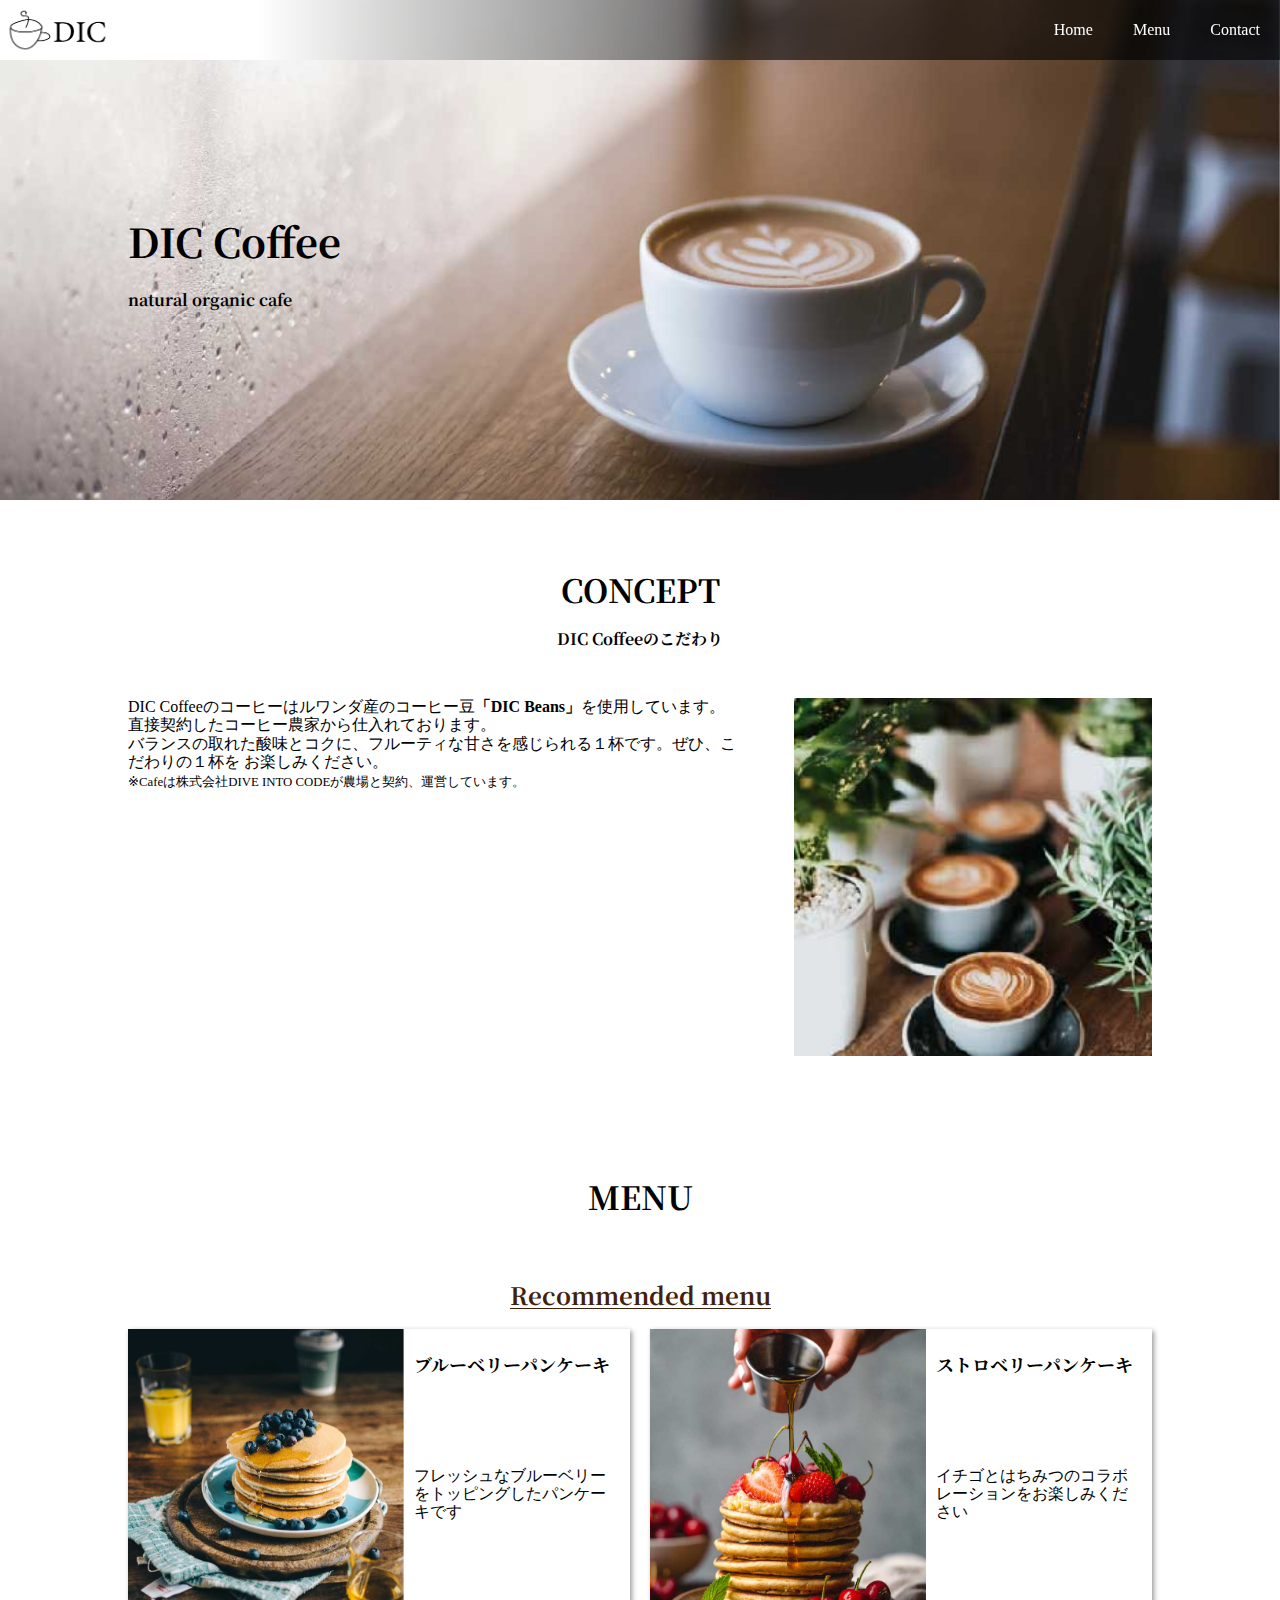
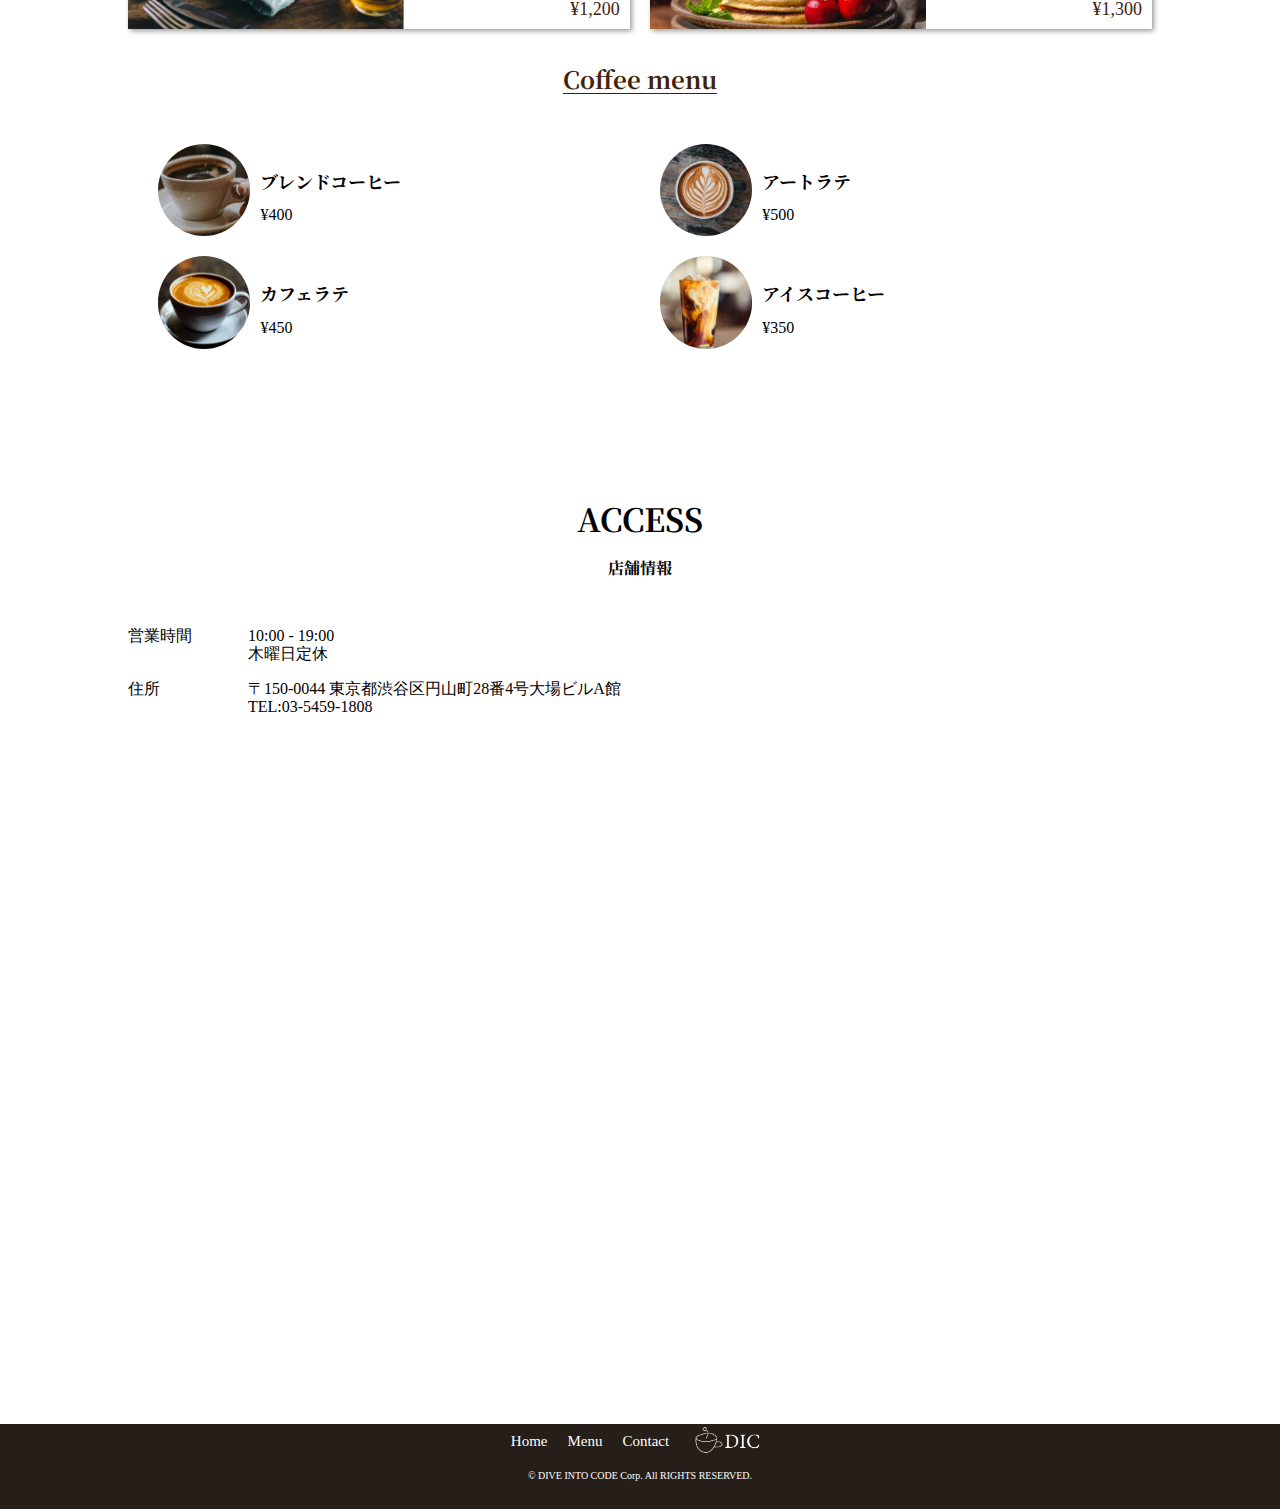
<file: dic_cafe/index.html>
<!DOCTYPE html>
<html>
  <head>
    <title>DIC cafe</title>
    <link href="css/normalize.css" rel="stylesheet">
    <link href="css/main.css" rel="stylesheet">
    <link href="https://fonts.googleapis.com/css2?family=Noto+Serif+JP:wght@400;700&display=swap" rel="stylesheet">
  </head>
  <body>
    <header>
      <nav class="header_nav">
        <a href="index.html" class="logo"><img src="images/sample_logo_k.png"></a>
        <ul class="global_nav">
          <a href="index.html" class="global_nav_item">
            <li>Home</li>
          </a>
          <a href="menu.html" class="global_nav_item">
            <li>Menu</li>
          </a>
          <a href="contact.html" class="global_nav_item">
            <li>Contact</li>
          </a>
        </ul>
      </nav>
      <div class="key section_inner">
        <h1>DIC Coffee</h1>
        <p>natural organic cafe</p>
      </div>
    </header>
    <section>
      <article class="section_inner">
        <div class="section_title">
          <h1>CONCEPT</h1>
          <p>DIC Coffeeのこだわり</p>
        </div>
        <div class="concept_inner">
          <p class="concept_content">
            DIC Coffeeのコーヒーはルワンダ産のコーヒー豆<strong>「DIC Beans」</strong>を使用しています。<br>
            直接契約したコーヒー農家から仕入れております。<br>
            バランスの取れた酸味とコクに、フルーティな甘さを感じられる１杯です。ぜひ、こだわりの１杯を
            お楽しみください。<br>
            <small>※Cafeは株式会社DIVE INTO CODEが農場と契約、運営しています。</small>
          </p>
          <img src="images/sample_concept.jpg" class="concept_image">
        </div>
      </article>
      <article class="section_inner menu_section">
        <div class="section_title">
          <h1>MENU</h1>
        </div>
        <section>
          <div class="center">
            <h1 class="menu_title">Recommended menu</h1>
          </div>
          <ul class="menu_list menu_list_recommended">
            <li class="menu_item">
              <div class="menu_item_content">
                <h2 class="menu_item_title">ブルーベリーパンケーキ</h2>
                <p>フレッシュなブルーベリーをトッピングしたパンケーキです</p>
                <p class="menu_item_price">¥1,200</p>
              </div>
              <img src="images/sample_pancake1.jpg" class="menu_item_image">
            </li>
            <li class="menu_item">
              <div class="menu_item_content">
                <h2 class="menu_item_title">ストロベリーパンケーキ</h2>
                <p>イチゴとはちみつのコラボレーションをお楽しみください</p>
                <p class="menu_item_price">¥1,300</p>
              </div>
              <img src="images/sample_pancake2.jpg" class="menu_item_image">
            </li>
          </ul>
        </section>
        <section>
          <div class="center">
            <h1 class="menu_title">Coffee menu</h1>
          </div>
          <ul class="menu_list coffee_menu">
            <li class="caffee_menu_list_item">
              <div class="caffee_menu_content">
                <h2 class="menu_item_title">ブレンドコーヒー</h2>
                <p class="caffee_menu_price">¥400</p>
              </div>
              <img src="images/sample_cafe1.jpg" class="caffee_menu_image">
            </li>
            <li class="caffee_menu_list_item">
              <div class="caffee_menu_content">
                <h2 class="menu_item_title">アートラテ</h2>
                <p class="caffee_menu_price">¥500</p>
              </div>
              <img src="images/sample_cafe2.jpg" class="caffee_menu_image">
            </li>
            <li class="caffee_menu_list_item">
              <div class="caffee_menu_content">
                <h2 class="menu_item_title">カフェラテ</h2>
                <p class="caffee_menu_price">¥450</p>
              </div>
              <img src="images/sample_cafe3.jpg" class="caffee_menu_image">
            </li>
            <li class="caffee_menu_list_item">
              <div class="caffee_menu_content">
                <h2 class="menu_item_title">アイスコーヒー</h2>
                <p class="caffee_menu_price">¥350</p>
              </div>
              <img src="images/sample_cafe4.jpg" class="caffee_menu_image">
            </li>
          </ul>
        </section>
      </article>
      <article class="section_inner">
        <div class="section_title">
          <h1>ACCESS</h1>
          <p>店舗情報</p>
        </div>
        <dl class="info">
          <dt class="info_title">営業時間</dt>
          <dd>10:00 - 19:00<br>木曜日定休</dd>
        </dl>
        <dl class="info">
          <dt class="info_title">住所</dt>
          <dd>
            〒150-0044 東京都渋谷区円山町28番4号大場ビルA館<br>
            TEL:03-5459-1808
          </dd>
        </dl>
        <div class="frame_area">
          <iframe src="https://www.google.com/maps/embed?pb=!1m18!1m12!1m3!1d5723.1768465004225!2d139.69187157100714!3d35.65611896498496!2m3!1f0!2f0!3f0!3m2!1i1024!2i768!4f13.1!3m3!1m2!1s0x60188b55bb763035%3A0xce78de49371df292!2z44CSMTUwLTAwNDQg5p2x5Lqs6YO95riL6LC35Yy65YaG5bGx55S677yS77yY4oiS77yU!5e0!3m2!1sja!2sjp!4v1467122697560" id="map" class="frame_child" frameborder="0" style="border:0" allowfullscreen="allowfullscreen"></iframe>
        </div>
      </article>
    </section> 
    <footer class="footer">
      <nav>
        <ul class="footer_nav">
          <a href="index.html" class="footer_nav_item">
            <li>Home</li>
          </a>
          <a href="menu.html" class="footer_nav_item">
            <li>Menu</li>
          </a>
          <a href="contact.html" class="footer_nav_item">
            <li>Contact</li>
          </a>
          <a href="index.html" class="footer_nav_item">
            <li>
              <img src="images/sample_logo_w.png" class="footer_logo">
            </li>
          </a>
        </ul>
      </nav>
      <p class="footer_right">© DIVE INTO CODE Corp. All RIGHTS RESERVED.</p>
    </footer>
  </body>
</html>
</file>
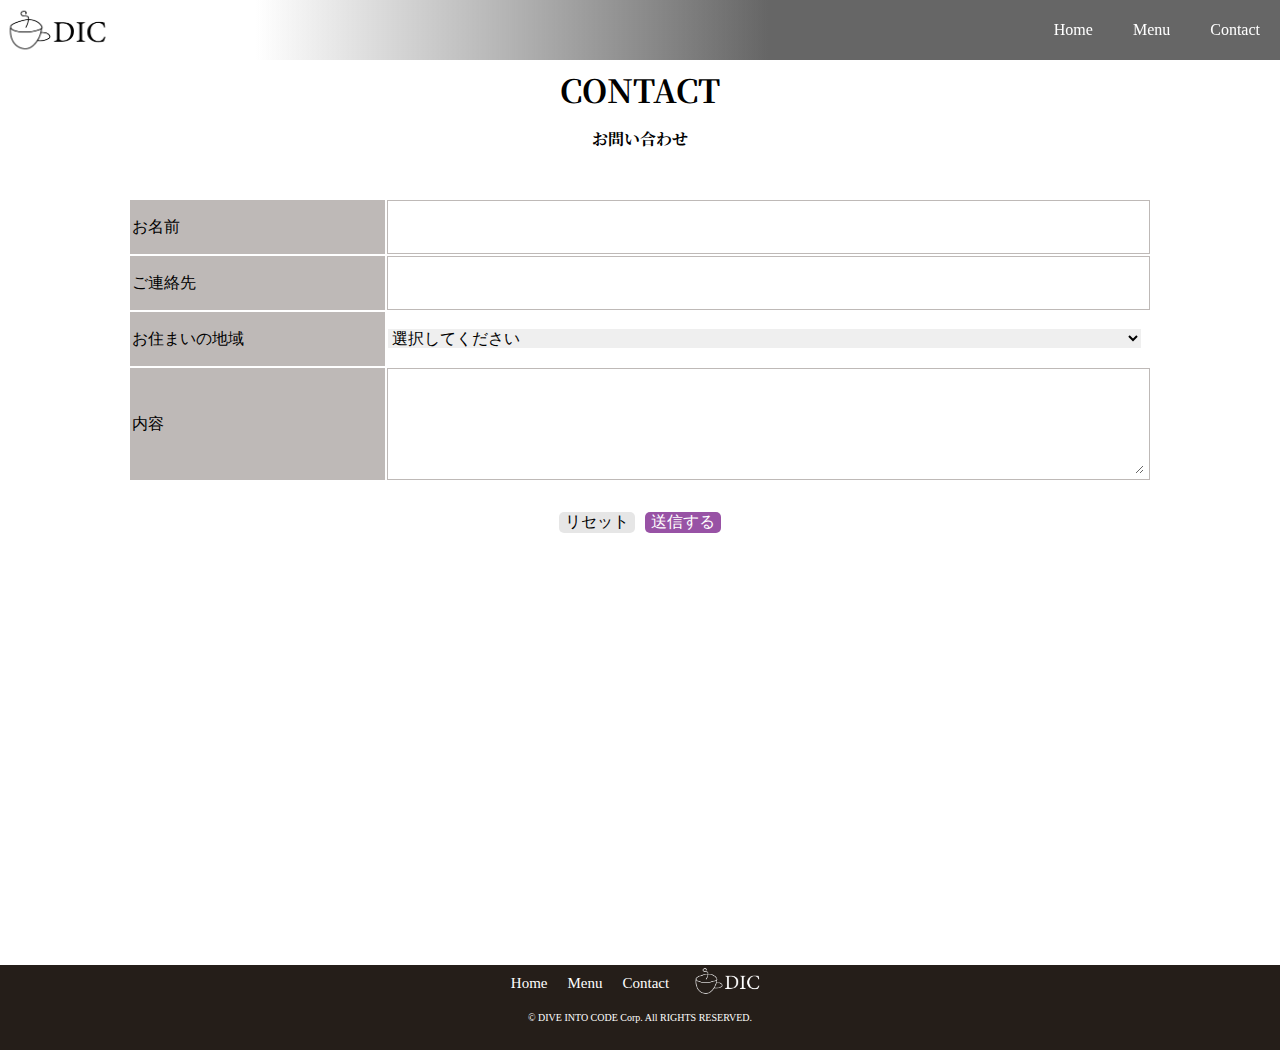
<file: dic_cafe/contact.html>
<!DOCTYPE html>
<html lang="ja">
    <head>
        <meta charset="UTF-8">
        <title>DIC cafe</title>
        <link href="css/normalize.css" rel="stylesheet">
        <link href="css/main.css" rel="stylesheet">
        <link href="css/contact.css" rel="stylesheet">
        <link href="https://fonts.googleapis.com/css2?family=Noto+Serif+JP&display=swap" rel="stylesheet">
    </head>
    <body>
        <header>
            <nav class="header_nav">
                <a href="index.html" class="logo"><img src="images/sample_logo_k.png"></a>
                <ul class="global_nav">
                    <a href="index.html" class="global_nav_item"><li>Home</li></a>
                    <a href="#" class="global_nav_item"><li>Menu</li></a>
                    <a href="contact.html" class="global_nav_item"><li>Contact</li></a>
                </ul>
            </nav>
        </header>
        <section class="section_inner">
            <div class="section_title">
                <h1>CONTACT</h1>
                <p>お問い合わせ</p>
            </div>
            <form action="#" method="POST">
                <table class="contact">
                    <tr class="contact_line">
                        <td class="contact_sign"><label for="name">お名前</label></td>
                        <td class="contact_input"><input type="text" name="name" id="name"></td>
                    </tr>
                    <tr class="contact_line">
                        <td class="contact_sign"><label for="phonenumber">ご連絡先</label></td>
                        <td class="contact_input"><input type="tel" name="phonenumber" id="phonenumber"></td>
                    </tr>
                    <tr class="contact_line">
                        <td class="contact_sign"><label for="region">お住まいの地域</label></td>
                        <td>
                            <select id="region">
                                <option value="0">選択してください</option>
                                <option value="1">北海道</option>
                                <option value="2">東北</option>
                                <option value="3">関東</option>
                                <option value="4">中部</option>
                                <option value="5">近畿</option>
                                <option value="6">中国・四国</option>
                                <option value="7">九州</option>
                            </select>
                        </td>
                    </tr>
                    <tr class="contact_content">
                        <td class="contact_sign"><label for="content">内容</label></td>
                        <td class="contact_input"><textarea name="content" id="content"></textarea></td>
                    </tr>
                </table>
                <div class="contact_btn_area">
                    <button type="reset" class="contact_btn reset_btn">リセット</button>
                    <button type="submit" class="contact_btn submit_btn">送信する</button>
                </div>
            </form>
        </section>
        <footer class="footer">
            <nav>
                <ul class="footer_nav">
                    <a href="index.html" class="footer_nav_item">
                        <li>Home</li>
                    </a>
                    <a href="blueberry_pancakes_html" class="footer_nav_item">
                        <li>Menu</li>
                    </a>
                    <a href="contact.html" class="footer_nav_item">
                        <li>Contact</li>
                    </a>
                    <a href="index.html" class="footer_nav_item">
                        <li>
                            <img src="images/sample_logo_w.png" class="footer_logo">
                        </li>
                    </a>
                </ul>
            </nav>
            <p class="footer_right">© DIVE INTO CODE Corp. All RIGHTS RESERVED.</p>
        </footer>
    </body>
</html>
</file>
<file: dic_cafe/css/main.css>
@charset "utf-8";
html {
  height: 100%;
}
body {
  position: relative;
  padding-bottom: 75px;
  min-height: 100%;
}
li {
  list-style: none;
}
p, ul {
  margin: 0;
  padding: 0;
}
div,li {
  box-sizing: border-box;
}
.header_nav {
  background: linear-gradient(90deg, #fff 20%, rgba(0,0,0,.6) 60%);
  display: flex;
  height: 60px;
  justify-content: space-between;
  align-items: stretch;
  position: fixed;
  top: 0;
  width: 100%;
}
.global_nav_item {
  color: #fff;
  text-decoration: none;
  display: flex;
  align-items: center;
  padding: 0 20px;
}
.global_nav_item:hover {
  background: #fff;
  color: #42210b;
}
.global_nav {
  display: flex;
  align-items: stretch;
}
.logo {
  width: 120px;
  display: flex;
  align-items: center;
}
.logo img{
  width: 100%;
}
.section_inner {
  padding: 50px 10% 30px;
}
.key {
  height: 500px;
  background: center / cover no-repeat url("../images/sample_key.jpg");
  font-family: 'Noto Serif JP', serif;
  font-weight: bold;
  /* キービジュアル */
  display: flex;
  flex-direction: column;
  justify-content: center;
}
.key h1{
  font-size: 2.5rem;
}
/* MENUセクション */
.section_inner {
  padding: 50px 10% 50px;
}
.section_title {
  font-family: 'Noto Serif JP', serif;
  font-weight: bold;
  text-align: center;
  margin-bottom: 50px;
}
.menu_section {
  background: url("../images/sample_menu_bg.jpg") no-repeat bottom;
  background-attachment: fixed;
}
.menu_title {
  display: inline-block;
  font-family: 'Noto Serif JP', serif;
  font-size: 1.5rem;
  color: #42210b;
  border-bottom: solid #42210b 1px;
  margin-bottom: 20px;
  text-align: center;
}
.menu_list {
  display: flex;
  justify-content: space-between;
  flex-wrap: wrap;
}
.menu_list_recommend {
  padding-bottom: 50px;
} 
.menu_item {
  width: 49%;
  display: flex;
  flex-direction: row-reverse;
  box-shadow: 2px 2px 5px rgba(0,0,0,0.4);
  margin-bottom: 20px;
}
.menu_item_content {
  width: 45%;
  padding: 10px;
  display: flex;
  flex-direction: column;
  justify-content: space-between;
  background: #fff;
}
.menu_item_image {
  width: 55%;
  object-fit: cover;
  height: 300px;
}
.menu_item_price {
  color: #42210b;
  font-size: 18px;
  text-align: right;
}
.menu_item_title {
  font-size: 18px;
  font-family: 'Noto Serif JP', serif;
}
/* CONCEPTセクション */
.concept_inner {
  display: flex;
  justify-content: space-between;
}
.concept_content {
  width: 60%;
}
.concept_image {
  width: 35%;
}
.center {
  text-align: center;
}
.coffee_menu {
  background: #fff;
  padding: 20px;
}
.caffee_menu_list_item {
  width: 49%;
  display: flex;
  flex-direction: row-reverse;
  align-items: center;
  padding: 10px;
}
.caffee_menu_image {
  width: 20%;
  border-radius: 50%;
}
.caffee_menu_content {
  width: 80%;
  padding: 10px;
}
.info {
  display: flex;
}
.info_title {
  width: 80px;
}
.frame_area {
  position: relative;
  width: 100%;
  padding-top: 56.25%;
}
.frame_child {
  position: absolute;
  top: 0;
  right: 0;
  width: 100%;
  height: 100%;
}
/* footer */
.footer {
  width: 100%;
  background: #251e19;
  position: absolute;
  bottom: -75px;
  padding-bottom: 10px;
  height: 75px;
}
.footer_nav {
  display: flex;
  justify-content: center;
  margin-bottom: 10px;
}
.footer_nav_item {
  padding: 0 10px;
  display: flex;
  flex-direction: column;
  justify-content: center;
  color: white;
  text-decoration: none;
  font-size: 15px;
}
.footer_logo {
  width: 80px;
}
.footer_right {
  color: white;
  text-align: center;
  font-size: 10px;
}
</file>
<file: dic_cafe/css/contact.css>
@charset "utf-8";

.sub_header {
    padding-bottom: 100px;
}

.contact {
    width: 100%;
    margin-bottom: 30px;
}

.contact_line {
    height: 50px;
    line-height: 50px;
}

.contact_sign {
    width: 25%;
    background: #beb9b7;
    border: solid 1px #beb9b7;
    text-align: left;
    padding-bottom: 0 20px;
}

.contact_input {
    width: 75%;
    border: solid 1px #beb9b7;
}

.contact_content {
    height: 100px;
}

.contact_input input, select, textarea {
    border: none;
    width: 99%;
}

.contact_input textarea {
    height: 100px;
}

.contact_btn_area {
    display: flex;
    justify-content: center;
    padding-bottom: 20px 0;
}

.contact_btn {
    padding-bottom: 10px 20px;
    border: none;
    border-radius: 5px;
}

.contact_btn + .contact_btn {
    margin-left: 10px;
}

.submit_btn {
    background: #9852a5;
    color: #fff;
}

.reset_btn {
    background: #e6e6e6;
}
</file>
